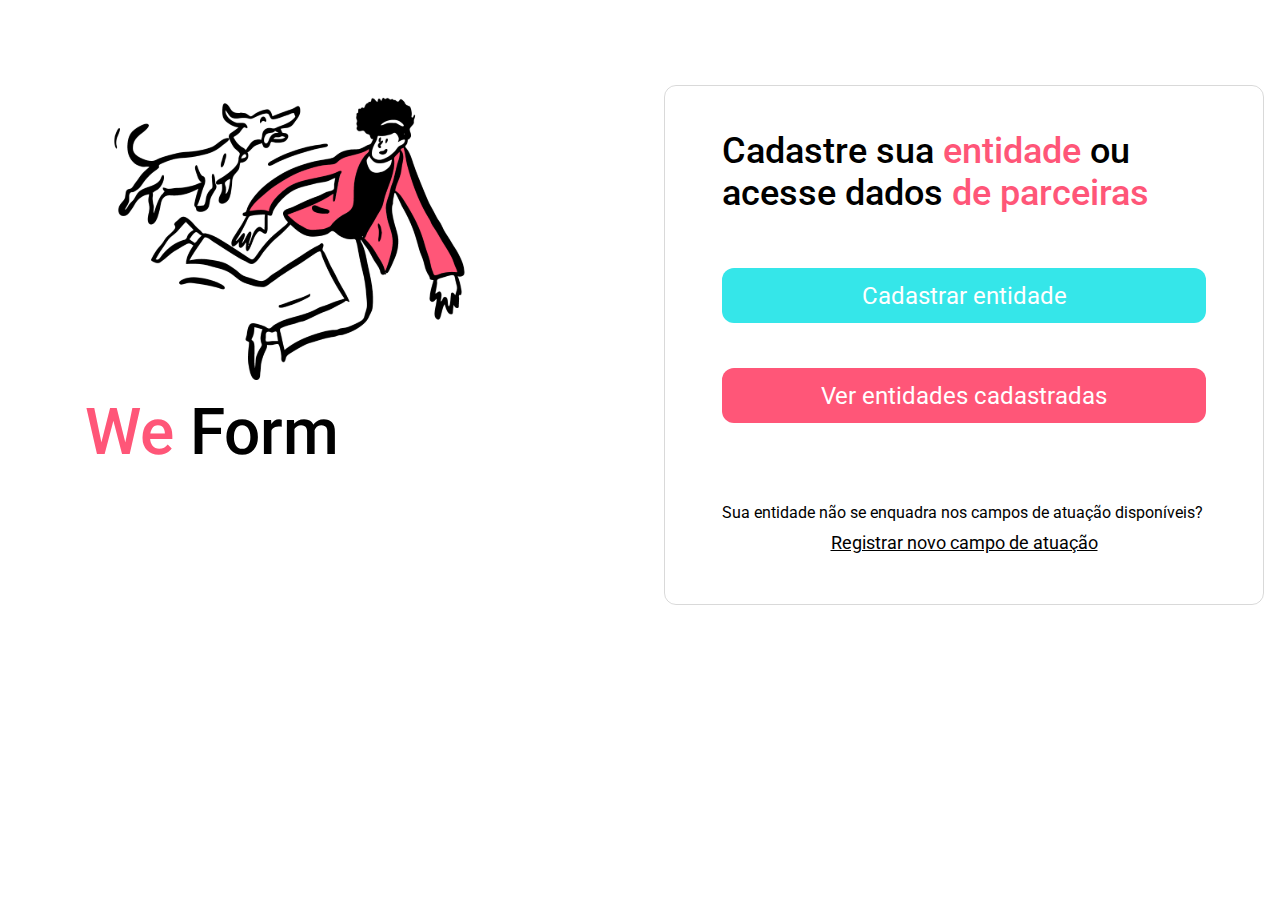
<file: index.html>
<!DOCTYPE html>
<html lang="en">
<head>
    <meta charset="UTF-8">
    <meta http-equiv="X-UA-Compatible" content="IE=edge">
    <meta name="viewport" content="width=device-width, initial-scale=1.0">
    <title>We Form</title>
    <link rel="stylesheet" href="styles.css">

    <link rel="preconnect" href="https://fonts.googleapis.com">
    <link rel="preconnect" href="https://fonts.gstatic.com" crossorigin>
    <link href="https://fonts.googleapis.com/css2?family=Roboto:ital,wght@0,100;0,300;0,400;0,500;1,700&display=swap" rel="stylesheet">

    <link href="assets/fontawesome-free-6.7.1-web/css/all.css" rel="stylesheet">
</head>
<body>
    <div class="content">
        <aside>
            <img src="assets/hero.svg" alt="" srcset="">

            <h1><span>We</span> Form</h1>
        </aside>

        <main>
            <h2>Cadastre sua <span>entidade</span> ou acesse dados <span>de parceiras</span></h2>

            <div class="actions">
                <a href="cadastro-entidade.html">Cadastrar entidade</a>
                <a href="">Ver entidades cadastradas</a>
            </div>

            <footer>
                <p>Sua entidade não se enquadra nos campos de atuação disponíveis?</p>
                <a href="">Registrar novo campo de atuação</a>
            </footer>
        </main>

    </div>
</body>
</html>
</file>
<file: styles.css>
* {
    margin: 0;
    padding: 0;
    box-sizing: border-box;
}

:root {
    font-size: 62.5%;
    --default-border: 0.1rem solid rgba(0, 0, 0, 0.15);
    --default-border-radius: 1.2rem;
}

body {
    font-family: 'Roboto', sans-serif;
    font-size: 1.4rem;
}

.content {
    display: grid;
    grid-template-areas: 
        ". . . . ."
        ". hero . form ."
        ". hero . form ."
        ". . . . ."
    ;
    gap: 8.5rem;
}

main {
    grid-area: form;
}

aside {
    grid-area: hero;
}

aside h1 {
    font-size: 6.4rem;
    font-weight: 500;
    line-height: 7.5rem;
}

aside h1 span, main h2 span {
    color: #FF5678;
}

main {
    width: 60rem;
    height: 52rem;
    border: var(--default-border);
    padding: 4.4rem 5.7rem;
    border-radius: var(--default-border-radius);
    position: relative;
}

main h2 {
    max-width: 43rem;
    font-size: 3.6rem;
    font-weight: 500;
}

main .actions {
    display: flex;
    flex-flow: column wrap;
}

main .actions a {
    border-radius: var(--default-border-radius);
    text-decoration: none;
    font-size: 2.4rem;
    height: 5.5rem;
    background-color: #35E6E9;
    color: #fff;

    display: flex;
    justify-content: center;
    align-items: center;
    margin-top: 5.4rem;
}

main .actions a + a {
    background-color: #FF5678;
    margin-top: 4.5rem;
}

main header {
    display: flex;
    gap: 0 1.8rem;
    align-items: center;
}

main header i {
    font-size: 2.4rem;
    color: #FF5678;
}

main footer p {
    font-size: 1.6rem;
    margin-top: 8rem;
}

main footer a {
    margin-top: 1rem;
    font-size: 1.8rem;
    display: block;
    text-align: center;
    color: #000;
}

main form {
    margin-top: 1.6rem;
}
.or {
    font-size: 1.8rem;
    text-transform: uppercase;
    font-weight: 500;
    
    display: flex;
    justify-content: center;
    align-items: center;
    margin-top: 1.4rem;
}
.campo-atuacao {
    font-size: 1.8rem;
    font-weight: 400;

    margin-top: 3.6rem;
}
main form p span{
    color: #FF5678;
    font-size: 1.8rem;

    display: flex;
    justify-content: center;
    align-items: center;
    margin-top: 1.4rem;
}

main form label {
    font-size: 1.8rem;
    font-weight: 400;
    text-transform: lowercase;
    margin-bottom: 1rem;
    display: block;
}

main form :is(input, select) {
    width: 489px;
    height: 5.5rem;
    display: block;

    background: #FFFFFF;
    border: var(--default-border);
    border-radius: var(--default-border-radius);
}

main form select {
    appearance: none;
}

main form .select-div {
    position: relative;
}

main form .select-div::after {
    top: 1.6rem;
    right: 1.6rem;
    font-size: 2.2rem;
    content: '\f107';
    font-family: 'Font Awesome 6 Free';
    font-weight: 600;
    position: absolute;
    z-index: 1;
    color: #35E6E9;
}

main form .points {
    /* margin-top: 16rem; */

    position: relative;
}

main form input + button {
    position: absolute;
    right: -3.8rem;
    top: calc(2.7rem + 2.3rem);
    background-color: transparent;
    border: none;
    color: #35E6E9;
    font-size: 2.4rem;
    cursor: pointer;
}
</file>
